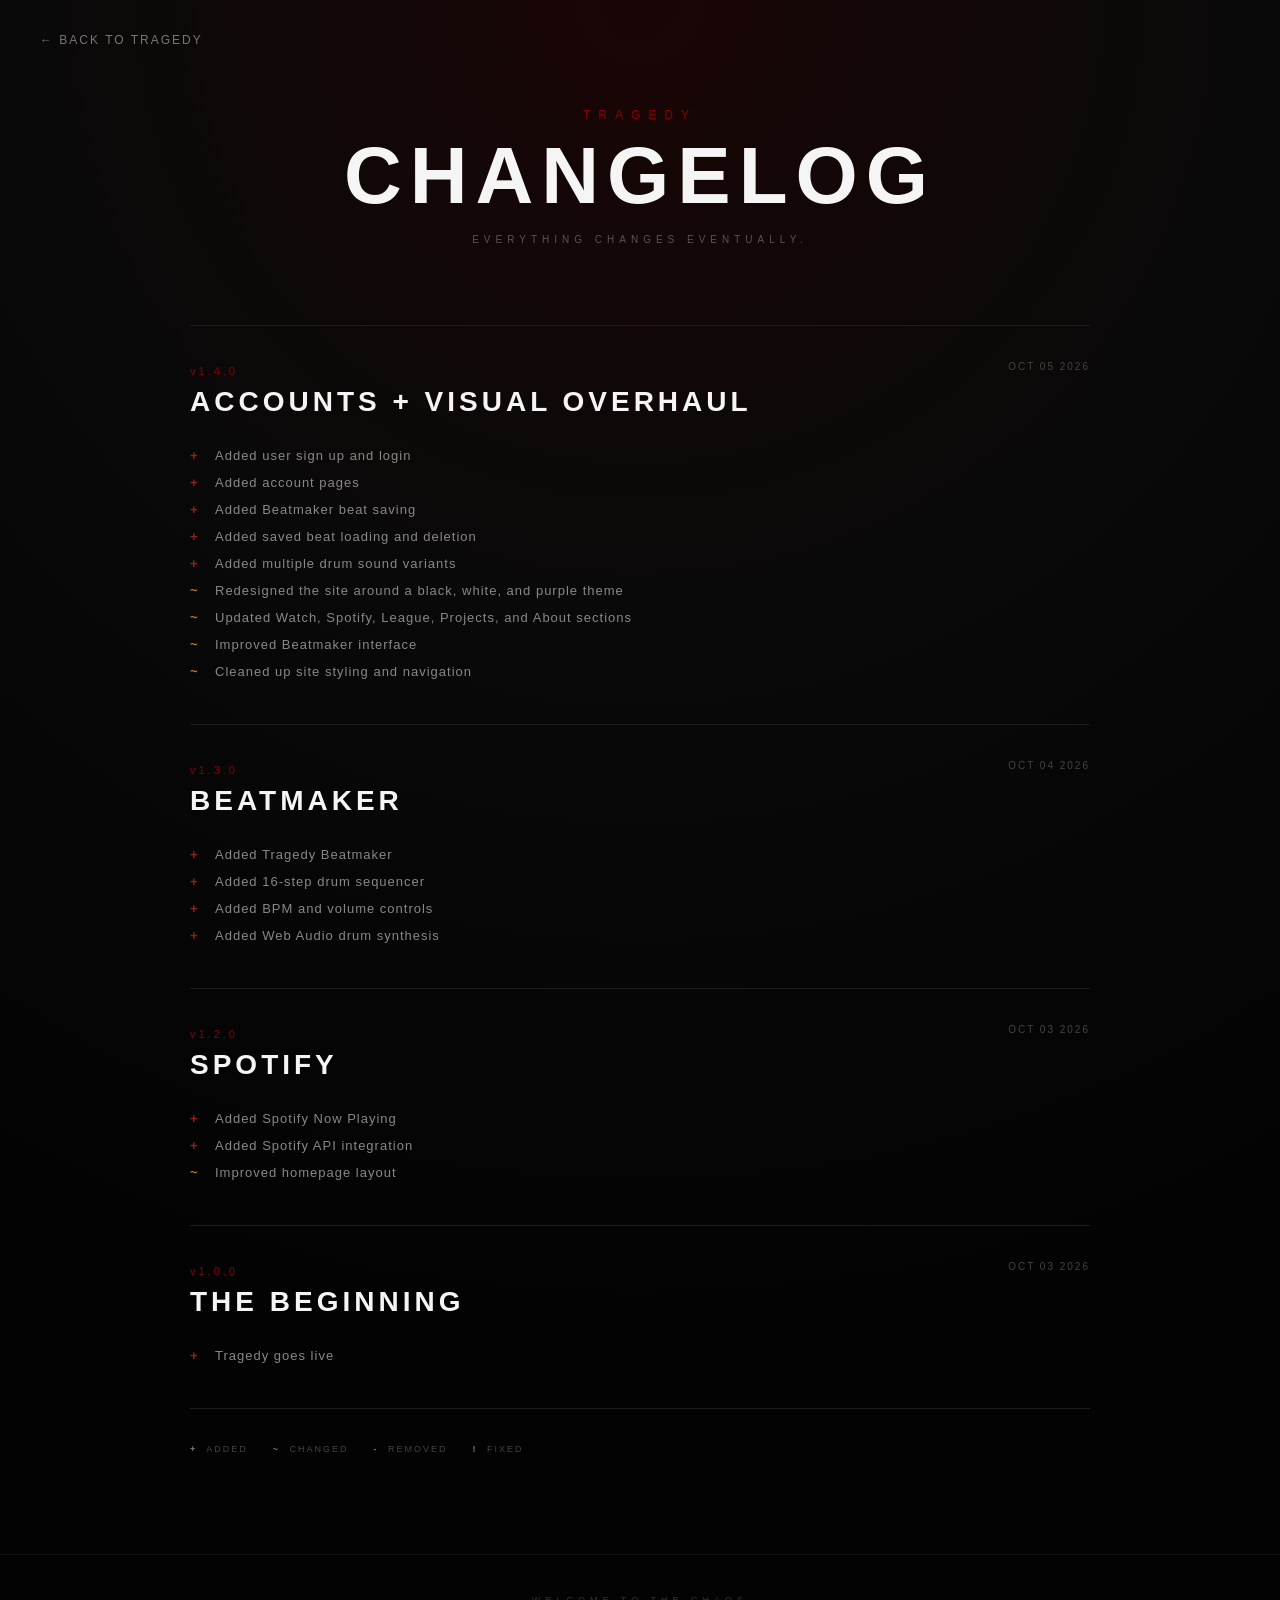
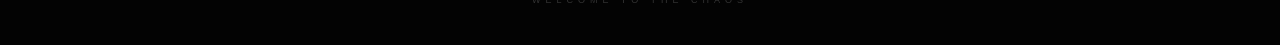
<file: changelog/index.html>
<!DOCTYPE html>
<html lang="en">

<head>
    <meta charset="UTF-8">
    <meta name="viewport" content="width=device-width, initial-scale=1.0">

    <title>Changelog // Tragedy</title>

    <link rel="stylesheet" href="changelog.css">
</head>

<body>

    <header>
        <a href="/" class="back-button">← BACK TO TRAGEDY</a>
    </header>

    <main class="changelog">

        <section class="changelog-title">
            <p>TRAGEDY</p>
            <h1>CHANGELOG</h1>
            <span>EVERYTHING CHANGES EVENTUALLY.</span>
        </section>

        <div id="changelogEntries"></div>

        <div class="legend">
            <span><b>+</b> ADDED</span>
            <span><b>~</b> CHANGED</span>
            <span><b>-</b> REMOVED</span>
            <span><b>!</b> FIXED</span>
        </div>

    </main>

    <footer>
        WELCOME TO THE CHAOS
    </footer>

    <script src="changelog.js"></script>
</body>

</html>
</file>
<file: changelog/changelog.css>
/* ================================
   TRAGEDY // CHANGELOG
================================ */

* {
    margin: 0;
    padding: 0;
    box-sizing: border-box;
}

body {
    min-height: 100vh;
    background:
        radial-gradient(circle at 50% 0%, #1a0505 0%, #090909 35%, #030303 75%);
    color: #f5f5f5;
    font-family: Arial, Helvetica, sans-serif;
}

/* HEADER */

header {
    width: 100%;
    padding: 30px 40px;
}

.back-button {
    color: #777;
    text-decoration: none;
    font-size: 12px;
    letter-spacing: 2px;
    transition: 0.2s ease;
}

.back-button:hover {
    color: #fff;
}

/* CHANGELOG */

.changelog {
    width: min(900px, 90%);
    margin: 30px auto 100px;
}

/* TITLE */

.changelog-title {
    text-align: center;
    margin-bottom: 80px;
}

.changelog-title p {
    color: #8b0000;
    font-size: 12px;
    letter-spacing: 8px;
    margin-bottom: 8px;
}

.changelog-title h1 {
    font-size: clamp(42px, 7vw, 80px);
    font-weight: 900;
    letter-spacing: 8px;
}

.changelog-title span {
    display: block;
    margin-top: 12px;
    color: #555;
    font-size: 10px;
    letter-spacing: 5px;
}

/* RELEASE */

.release {
    position: relative;
    padding: 35px 0 45px;
    border-top: 1px solid #1d1d1d;
}

.release:last-of-type {
    border-bottom: 1px solid #1d1d1d;
}

.release-header {
    display: flex;
    justify-content: space-between;
    align-items: flex-start;
    gap: 20px;

    margin-bottom: 30px;
}

.version {
    color: #8b0000;
    font-size: 11px;
    letter-spacing: 3px;
}

.release h2 {
    margin-top: 7px;

    font-size: 28px;
    letter-spacing: 4px;
}

.release time {
    color: #444;
    font-size: 10px;
    letter-spacing: 2px;
    white-space: nowrap;
}

/* CHANGES */

.changes {
    display: flex;
    flex-direction: column;
    gap: 12px;
}

.changes p {
    color: #888;
    font-size: 13px;
    letter-spacing: 1px;
}

.changes p span {
    display: inline-block;
    width: 25px;
    font-weight: bold;
}

.added {
    color: #9b1c1c;
}

.changed {
    color: #b47732;
}

.removed {
    color: #666;
}

.fixed {
    color: #999;
}

/* Subtle hover */

.release {
    transition: padding-left 0.25s ease;
}

.release:hover {
    padding-left: 12px;
}

/* LEGEND */

.legend {
    display: flex;
    flex-wrap: wrap;
    gap: 25px;

    margin-top: 35px;

    color: #444;
    font-size: 9px;
    letter-spacing: 2px;
}

.legend b {
    color: #777;
    margin-right: 5px;
}

/* FOOTER */

footer {
    padding: 40px;
    text-align: center;

    border-top: 1px solid #111;

    color: #333;
    font-size: 9px;
    letter-spacing: 5px;
}

/* MOBILE */

@media (max-width: 600px) {

    header {
        padding: 22px;
    }

    .changelog {
        width: 88%;
    }

    .changelog-title {
        margin-bottom: 55px;
    }

    .changelog-title h1 {
        letter-spacing: 4px;
    }

    .release-header {
        flex-direction: column;
    }

    .release:hover {
        padding-left: 0;
    }
}
</file>
